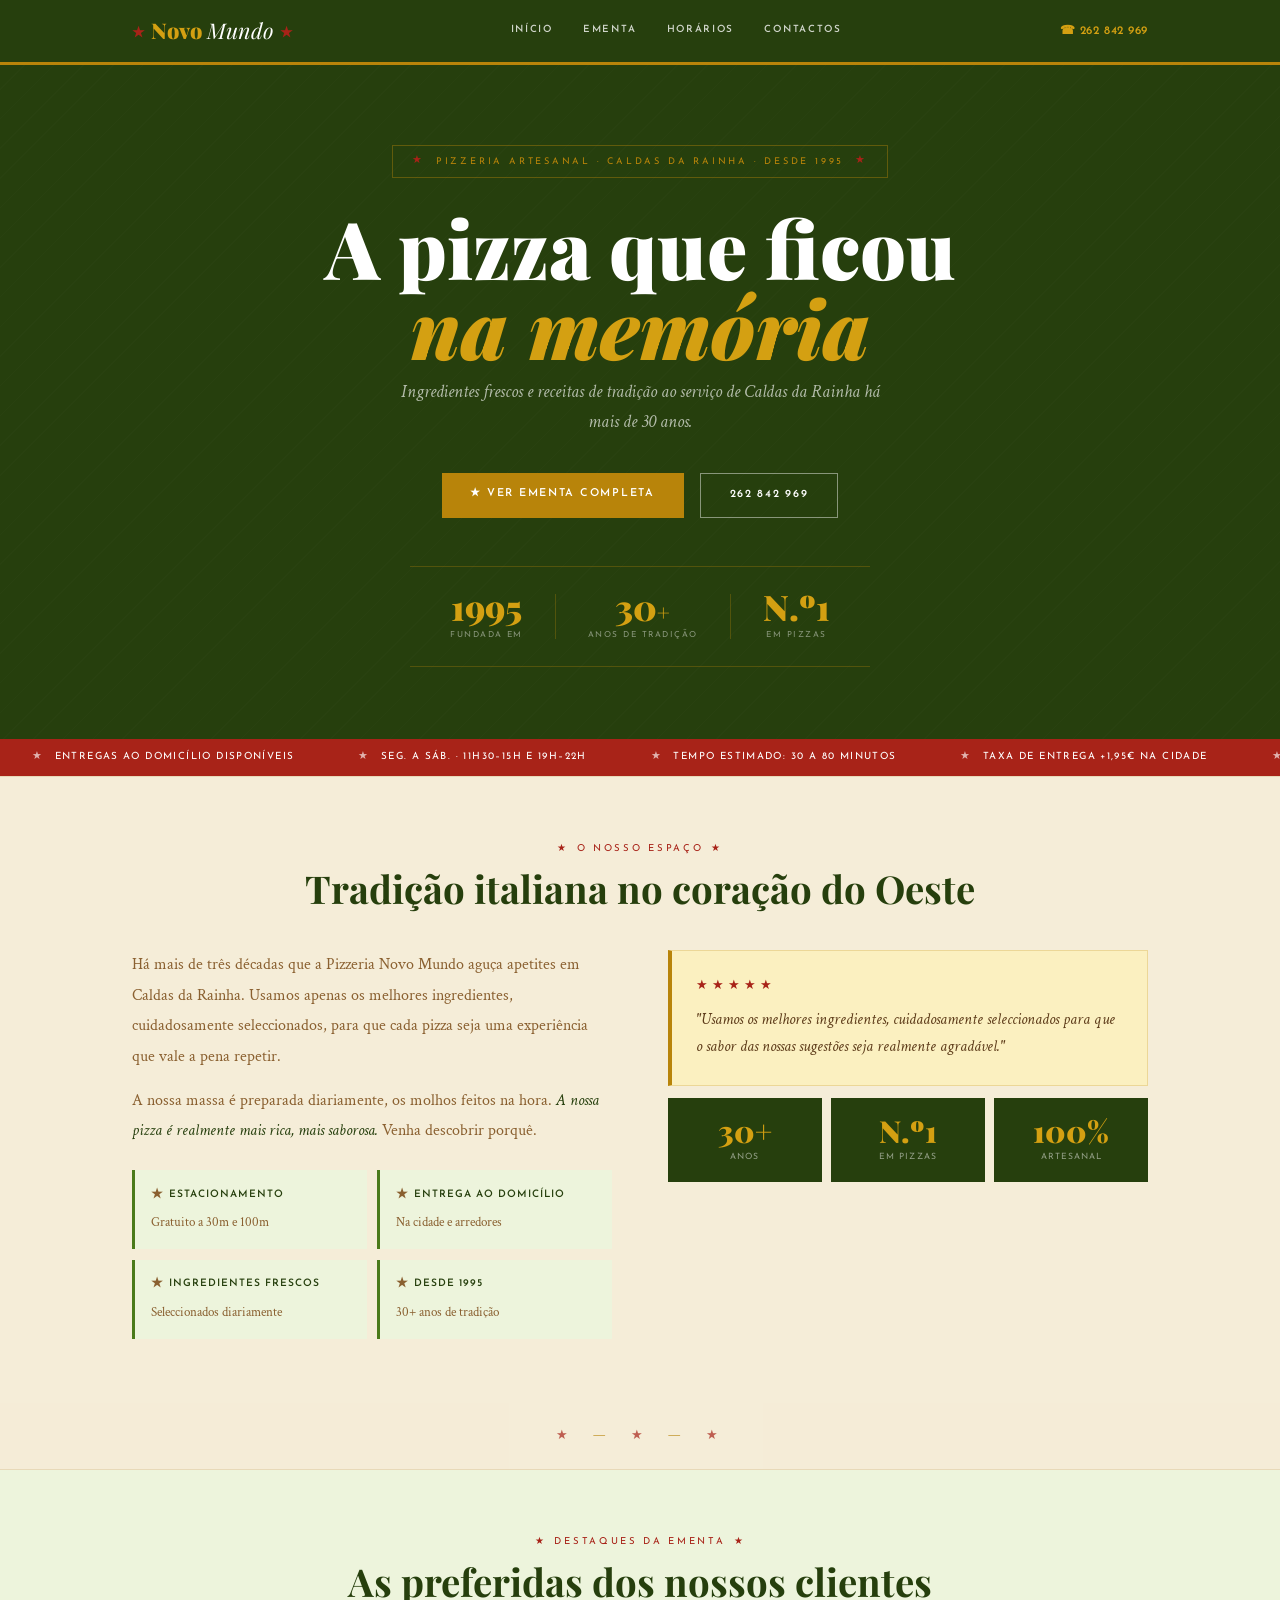
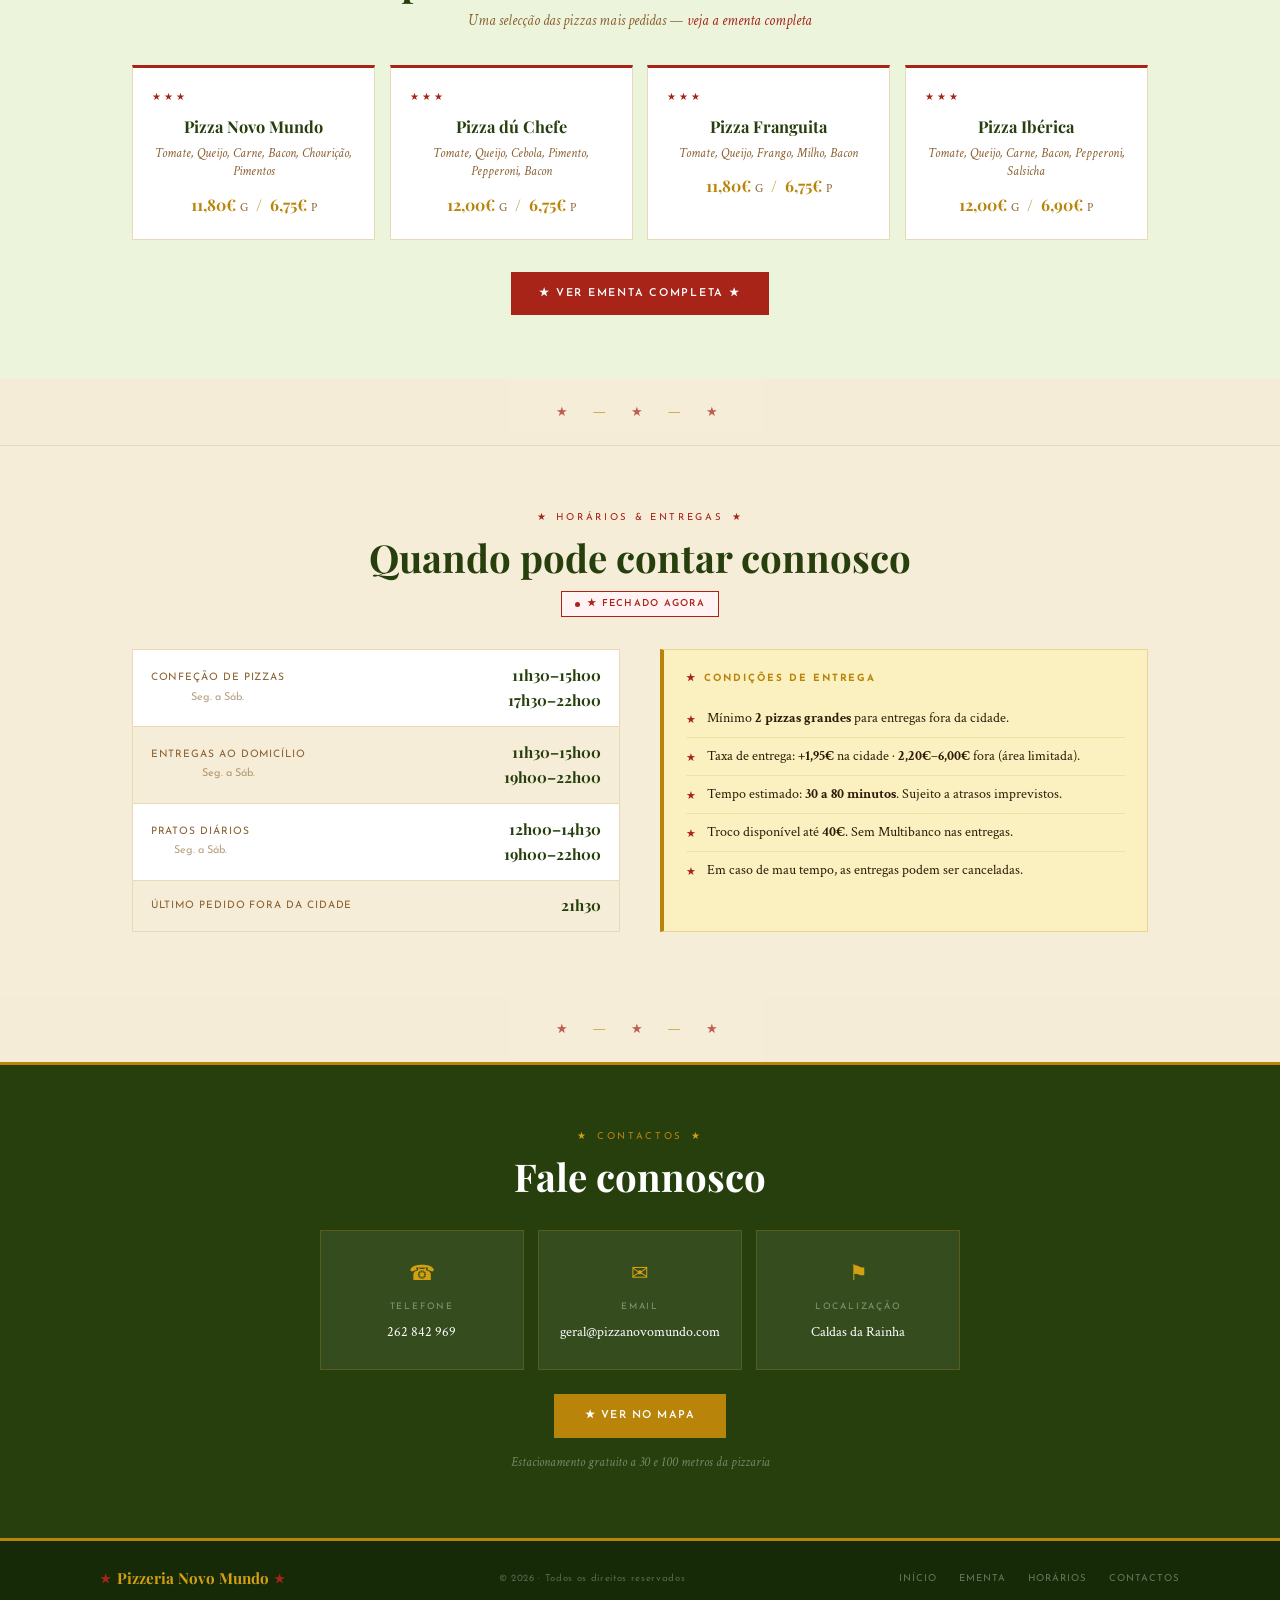
<file: index.html>
<!DOCTYPE html>
<html lang="pt">
<head>
  <meta charset="UTF-8">
  <meta name="viewport" content="width=device-width, initial-scale=1.0">
  <meta name="description" content="Pizzeria Novo Mundo — Caldas da Rainha. Pizzas artesanais, entregas ao domicílio, desde 1995.">
  <title>Pizzeria Novo Mundo — Caldas da Rainha</title>
  <link rel="stylesheet" href="style.css">
</head>
<body>

<!-- ══ NAV ══ -->
<nav>
  <div class="nav-w">
    <a href="index.html" class="logo">
      <span class="sr">&#9733;</span> Novo<em>Mundo</em> <span class="sr">&#9733;</span>
    </a>
    <button class="hbg" id="hbg" aria-label="Menu"><span></span><span></span><span></span></button>
    <ul class="nav-links" id="navMenu">
      <li><a href="index.html" class="act">Início</a></li>
      <li><a href="ementa.html">Ementa</a></li>
      <li><a href="#horarios">Horários</a></li>
      <li><a href="#contactos">Contactos</a></li>
    </ul>
    <span class="nav-tel">&#9742; 262 842 969</span>
  </div>
</nav>

<!-- ══ HERO ══ -->
<section class="hero">
  <div class="wrap hero-in">
    <div class="hero-badge">
      <span class="sr">&#9733;</span>
      Pizzeria Artesanal &middot; Caldas da Rainha &middot; Desde 1995
      <span class="sr">&#9733;</span>
    </div>
    <h1>A pizza que ficou<br><em>na memória</em></h1>
    <p class="hero-sub">Ingredientes frescos e receitas de tradição ao serviço de Caldas da Rainha há mais de 30 anos.</p>
    <div class="hero-btns">
      <a href="ementa.html" class="btn btn-am">&#9733; Ver Ementa Completa</a>
      <a href="tel:262842969" class="btn btn-borda">262 842 969</a>
    </div>
    <div class="hero-med">
      <div class="med-item">
        <div class="med-num">1995</div>
        <div class="med-lbl">Fundada em</div>
      </div>
      <div class="med-sep"></div>
      <div class="med-item">
        <div class="med-num">30<span class="med-num-sm">+</span></div>
        <div class="med-lbl">Anos de Tradição</div>
      </div>
      <div class="med-sep"></div>
      <div class="med-item">
        <div class="med-num">N.&#186;1</div>
        <div class="med-lbl">em Pizzas</div>
      </div>
    </div>
  </div>
</section>

<!-- ══ TICKER ══ -->
<div class="ticker">
  <div class="t-track">
    <span class="t-item"><span class="sr">&#9733;</span> Entregas ao domicílio disponíveis</span>
    <span class="t-item"><span class="sr">&#9733;</span> Seg. a Sáb. &middot; 11h30–15h e 19h–22h</span>
    <span class="t-item"><span class="sr">&#9733;</span> Tempo estimado: 30 a 80 minutos</span>
    <span class="t-item"><span class="sr">&#9733;</span> Taxa de entrega +1,95€ na cidade</span>
    <span class="t-item"><span class="sr">&#9733;</span> Não fazemos pizza de massa alta</span>
    <span class="t-item"><span class="sr">&#9733;</span> Estacionamento gratuito a 30m</span>
    <span class="t-item"><span class="sr">&#9733;</span> Entregas ao domicílio disponíveis</span>
    <span class="t-item"><span class="sr">&#9733;</span> Seg. a Sáb. &middot; 11h30–15h e 19h–22h</span>
    <span class="t-item"><span class="sr">&#9733;</span> Tempo estimado: 30 a 80 minutos</span>
    <span class="t-item"><span class="sr">&#9733;</span> Taxa de entrega +1,95€ na cidade</span>
    <span class="t-item"><span class="sr">&#9733;</span> Não fazemos pizza de massa alta</span>
    <span class="t-item"><span class="sr">&#9733;</span> Estacionamento gratuito a 30m</span>
  </div>
</div>

<!-- ══ SOBRE NÓS ══ -->
<section class="sobre-sec">
  <div class="wrap tc">
    <div class="stag"><span class="sr">&#9733;</span> O Nosso Espaço <span class="sr">&#9733;</span></div>
    <h2 class="stitle">Tradição italiana no coração do Oeste</h2>
  </div>
  <div class="wrap">
    <div class="sobre-grid">
      <div class="sobre-txt">
        <p>Há mais de três décadas que a Pizzeria Novo Mundo aguça apetites em Caldas da Rainha. Usamos apenas os melhores ingredientes, cuidadosamente seleccionados, para que cada pizza seja uma experiência que vale a pena repetir.</p>
        <p>A nossa massa é preparada diariamente, os molhos feitos na hora. <em>A nossa pizza é realmente mais rica, mais saborosa.</em> Venha descobrir porquê.</p>
        <div class="feats">
          <div class="feat"><strong><span class="sr">&#9733;</span> Estacionamento</strong><span>Gratuito a 30m e 100m</span></div>
          <div class="feat"><strong><span class="sr">&#9733;</span> Entrega ao domicílio</strong><span>Na cidade e arredores</span></div>
          <div class="feat"><strong><span class="sr">&#9733;</span> Ingredientes frescos</strong><span>Seleccionados diariamente</span></div>
          <div class="feat"><strong><span class="sr">&#9733;</span> Desde 1995</strong><span>30+ anos de tradição</span></div>
        </div>
      </div>
      <div class="sobre-box">
        <div class="cit-box">
          <div class="cit-stars"><span class="sr">&#9733;</span><span class="sr">&#9733;</span><span class="sr">&#9733;</span><span class="sr">&#9733;</span><span class="sr">&#9733;</span></div>
          <blockquote>"Usamos os melhores ingredientes, cuidadosamente seleccionados para que o sabor das nossas sugestões seja realmente agradável."</blockquote>
        </div>
        <div class="stats-row">
          <div class="stat"><div class="stat-n">30+</div><div class="stat-l">Anos</div></div>
          <div class="stat"><div class="stat-n">N.&#186;1</div><div class="stat-l">em Pizzas</div></div>
          <div class="stat"><div class="stat-n">100%</div><div class="stat-l">Artesanal</div></div>
        </div>
      </div>
    </div>
  </div>
</section>

<!-- ══ DIVISOR ══ -->
<div class="divider"><span class="sr">&#9733;</span>&nbsp;&mdash;&nbsp;<span class="sr">&#9733;</span>&nbsp;&mdash;&nbsp;<span class="sr">&#9733;</span></div>

<!-- ══ DESTAQUES ══ -->
<section class="dest-sec">
  <div class="wrap tc">
    <div class="stag"><span class="sr">&#9733;</span> Destaques da Ementa <span class="sr">&#9733;</span></div>
    <h2 class="stitle">As preferidas dos nossos clientes</h2>
    <p class="dest-intro">Uma selecção das pizzas mais pedidas &mdash; <a href="ementa.html">veja a ementa completa</a></p>
    <div class="dest-grid">
      <div class="dest-card">
        <div class="dc-stars"><span class="sr">&#9733;</span><span class="sr">&#9733;</span><span class="sr">&#9733;</span></div>
        <div class="dc-nome">Pizza Novo Mundo</div>
        <div class="dc-ing">Tomate, Queijo, Carne, Bacon, Chourição, Pimentos</div>
        <div class="dc-preco">11,80€ <span>G</span> &nbsp;/&nbsp; 6,75€ <span>P</span></div>
      </div>
      <div class="dest-card">
        <div class="dc-stars"><span class="sr">&#9733;</span><span class="sr">&#9733;</span><span class="sr">&#9733;</span></div>
        <div class="dc-nome">Pizza dú Chefe</div>
        <div class="dc-ing">Tomate, Queijo, Cebola, Pimento, Pepperoni, Bacon</div>
        <div class="dc-preco">12,00€ <span>G</span> &nbsp;/&nbsp; 6,75€ <span>P</span></div>
      </div>
      <div class="dest-card">
        <div class="dc-stars"><span class="sr">&#9733;</span><span class="sr">&#9733;</span><span class="sr">&#9733;</span></div>
        <div class="dc-nome">Pizza Franguita</div>
        <div class="dc-ing">Tomate, Queijo, Frango, Milho, Bacon</div>
        <div class="dc-preco">11,80€ <span>G</span> &nbsp;/&nbsp; 6,75€ <span>P</span></div>
      </div>
      <div class="dest-card">
        <div class="dc-stars"><span class="sr">&#9733;</span><span class="sr">&#9733;</span><span class="sr">&#9733;</span></div>
        <div class="dc-nome">Pizza Ibérica</div>
        <div class="dc-ing">Tomate, Queijo, Carne, Bacon, Pepperoni, Salsicha</div>
        <div class="dc-preco">12,00€ <span>G</span> &nbsp;/&nbsp; 6,90€ <span>P</span></div>
      </div>
    </div>
    <a href="ementa.html" class="btn btn-r">&#9733; Ver Ementa Completa &#9733;</a>
  </div>
</section>

<!-- ══ DIVISOR ══ -->
<div class="divider"><span class="sr">&#9733;</span>&nbsp;&mdash;&nbsp;<span class="sr">&#9733;</span>&nbsp;&mdash;&nbsp;<span class="sr">&#9733;</span></div>

<!-- ══ HORÁRIOS ══ -->
<section class="hora-sec" id="horarios">
  <div class="wrap tc">
    <div class="stag"><span class="sr">&#9733;</span> Horários &amp; Entregas <span class="sr">&#9733;</span></div>
    <h2 class="stitle">Quando pode contar connosco</h2>
    <div id="statusPill"></div>
    <div class="hora-grid">
      <div class="hora-table">
        <div class="hora-row">
          <div><div class="hora-nome">Confeção de Pizzas</div><span class="hora-sub">Seg. a Sáb.</span></div>
          <div class="hora-h">11h30–15h00<br>17h30–22h00</div>
        </div>
        <div class="hora-row">
          <div><div class="hora-nome">Entregas ao Domicílio</div><span class="hora-sub">Seg. a Sáb.</span></div>
          <div class="hora-h">11h30–15h00<br>19h00–22h00</div>
        </div>
        <div class="hora-row">
          <div><div class="hora-nome">Pratos Diários</div><span class="hora-sub">Seg. a Sáb.</span></div>
          <div class="hora-h">12h00–14h30<br>19h00–22h00</div>
        </div>
        <div class="hora-row">
          <div><div class="hora-nome">Último pedido fora da cidade</div></div>
          <div class="hora-h">21h30</div>
        </div>
      </div>
      <div class="regras-box">
        <h4><span class="sr">&#9733;</span> Condições de Entrega</h4>
        <div class="regra"><span class="sr">&#9733;</span><span>Mínimo <strong>2 pizzas grandes</strong> para entregas fora da cidade.</span></div>
        <div class="regra"><span class="sr">&#9733;</span><span>Taxa de entrega: <strong>+1,95€</strong> na cidade &middot; <strong>2,20€–6,00€</strong> fora (área limitada).</span></div>
        <div class="regra"><span class="sr">&#9733;</span><span>Tempo estimado: <strong>30 a 80 minutos</strong>. Sujeito a atrasos imprevistos.</span></div>
        <div class="regra"><span class="sr">&#9733;</span><span>Troco disponível até <strong>40€</strong>. Sem Multibanco nas entregas.</span></div>
        <div class="regra"><span class="sr">&#9733;</span><span>Em caso de mau tempo, as entregas podem ser canceladas.</span></div>
      </div>
    </div>
  </div>
</section>

<!-- ══ DIVISOR ══ -->
<div class="divider"><span class="sr">&#9733;</span>&nbsp;&mdash;&nbsp;<span class="sr">&#9733;</span>&nbsp;&mdash;&nbsp;<span class="sr">&#9733;</span></div>

<!-- ══ CONTACTOS ══ -->
<section class="cont-sec" id="contactos">
  <div class="wrap tc">
    <div class="stag"><span class="sg">&#9733;</span> Contactos <span class="sg">&#9733;</span></div>
    <h2 class="stitle stitle-w">Fale connosco</h2>
    <div class="cont-cards">
      <div class="cc"><span class="cc-ico">&#9742;</span><label>Telefone</label><p><a href="tel:262842969">262 842 969</a></p></div>
      <div class="cc"><span class="cc-ico">&#9993;</span><label>Email</label><p><a href="mailto:geral@pizzanovomundo.com">geral@pizzanovomundo.com</a></p></div>
      <div class="cc"><span class="cc-ico">&#9873;</span><label>Localização</label><p>Caldas da Rainha</p></div>
    </div>
    <a href="https://maps.google.com/?q=Pizzeria+Novo+Mundo+Caldas+da+Rainha" target="_blank" rel="noopener" class="map-a">&#9733; Ver no Mapa</a>
    <p class="park-nota">Estacionamento gratuito a 30 e 100 metros da pizzaria</p>
  </div>
</section>

<!-- ══ FOOTER ══ -->
<footer>
  <div class="footer-w">
    <a href="index.html" class="f-logo"><span class="sr">&#9733;</span> Pizzeria Novo Mundo <span class="sr">&#9733;</span></a>
    <div class="f-copy">&copy; 2026 &middot; Todos os direitos reservados</div>
    <div class="f-links">
      <a href="index.html" class="act">Início</a>
      <a href="ementa.html">Ementa</a>
      <a href="#horarios">Horários</a>
      <a href="#contactos">Contactos</a>
    </div>
  </div>
</footer>

<script src="script.js"></script>
</body>
</html>
</file>
<file: style.css>
@import url('https://fonts.googleapis.com/css2?family=Playfair+Display:ital,wght@0,400;0,700;0,900;1,400;1,700&family=Crimson+Text:ital,wght@0,400;0,600;1,400;1,600&family=Josefin+Sans:wght@300;400;600&display=swap');

/* ==============================================
   PIZZERIA NOVO MUNDO — style.css
   Todas as regras de estilo aqui. Zero CSS nos HTML.
   ============================================== */

*,*::before,*::after{margin:0;padding:0;box-sizing:border-box;}

:root{
  --v:   #263F0D;
  --vm:  #34590F;
  --vc:  #4A7A1A;
  --vbg: #EDF4DC;
  --am:  #B8840A;
  --ac:  #D4A012;
  --ap:  #FBF0C0;
  --r:   #A82318;
  --rl:  #C93328;
  --cr:  #F5EDD8;
  --crd: #E8D9B8;
  --cb:  #5C3A18;
  --cm:  #8A6030;
  --ct:  #2E1A06;
  --max: 1080px;
}

html{scroll-behavior:smooth;}

body{
  font-family:'Crimson Text',Georgia,serif;
  background:var(--cr);
  color:var(--ct);
  line-height:1.65;
  overflow-x:hidden;
  -webkit-text-size-adjust:100%;
}

/* ── CONTAINER ── */
.wrap{
  width:100%;
  max-width:var(--max);
  margin:0 auto;
  padding:0 2rem;
}

/* ── UTILITÁRIOS ── */
.tc{text-align:center;}
.sr{color:var(--r);}
.sg{color:var(--ac);}

/* ════════════════════════
   NAVEGAÇÃO
════════════════════════ */
nav{
  background:var(--v);
  border-bottom:3px solid var(--am);
  position:sticky;
  top:0;
  z-index:300;
}
.nav-w{
  max-width:var(--max);
  margin:0 auto;
  padding:0 2rem;
  display:flex;
  align-items:center;
  justify-content:space-between;
  min-height:62px;
  gap:1rem;
}
.logo{
  font-family:'Playfair Display',serif;
  font-size:1.35rem;
  font-weight:900;
  color:var(--ac);
  text-decoration:none;
  display:flex;
  align-items:center;
  gap:.35rem;
  white-space:nowrap;
  flex-shrink:0;
}
.logo em{font-style:italic;color:#fff;font-weight:400;}
.logo .sr{font-size:.85rem;}

.nav-links{
  display:flex;
  list-style:none;
  align-items:center;
}
.nav-links a{
  display:block;
  padding:.95rem .95rem;
  font-family:'Josefin Sans',sans-serif;
  font-size:.62rem;
  letter-spacing:.17em;
  text-transform:uppercase;
  font-weight:600;
  color:rgba(255,255,255,.78);
  text-decoration:none;
  border-bottom:2px solid transparent;
  transition:color .2s,border-color .2s;
  white-space:nowrap;
}
.nav-links a:hover{color:var(--ac);border-bottom-color:var(--ac);}

.nav-tel{
  font-family:'Josefin Sans',sans-serif;
  font-size:.72rem;
  color:var(--ac);
  font-weight:600;
  letter-spacing:.05em;
  white-space:nowrap;
  flex-shrink:0;
}

/* hambúrguer */
.hbg{
  display:none;
  flex-direction:column;
  gap:5px;
  background:none;
  border:none;
  cursor:pointer;
  padding:.35rem;
  flex-shrink:0;
}
.hbg span{display:block;width:23px;height:2px;background:#fff;transition:all .3s;}
.hbg.open span:nth-child(1){transform:translateY(7px) rotate(45deg);}
.hbg.open span:nth-child(2){opacity:0;}
.hbg.open span:nth-child(3){transform:translateY(-7px) rotate(-45deg);}

/* ════════════════════════
   TICKER
════════════════════════ */
.ticker{background:var(--r);padding:.6rem 0;overflow:hidden;}
.t-track{
  display:flex;
  white-space:nowrap;
  animation:rolar 38s linear infinite;
  width:max-content;
}
.t-item{
  font-family:'Josefin Sans',sans-serif;
  font-size:.62rem;
  letter-spacing:.14em;
  text-transform:uppercase;
  color:#fff;
  padding:0 2rem;
  display:flex;
  align-items:center;
  gap:.7rem;
}
.t-item .sr{color:rgba(255,255,255,.65);font-size:.7rem;}
@keyframes rolar{0%{transform:translateX(0);}100%{transform:translateX(-50%);}}

/* ════════════════════════
   DIVISOR RÚSTICO
════════════════════════ */
.divider{
  text-align:center;
  padding:1.4rem 0;
  font-size:.8rem;
  letter-spacing:.5em;
  color:var(--am);
  opacity:.7;
  background:var(--cr);
  display:flex;
  align-items:center;
  justify-content:center;
  gap:.6rem;
}

/* ════════════════════════
   ETIQUETA E TÍTULO DE SECÇÃO
════════════════════════ */
.stag{
  font-family:'Josefin Sans',sans-serif;
  font-size:.6rem;
  letter-spacing:.28em;
  text-transform:uppercase;
  color:var(--r);
  display:flex;
  align-items:center;
  justify-content:center;
  gap:.5rem;
  margin-bottom:.65rem;
}
.stitle{
  font-family:'Playfair Display',serif;
  font-size:clamp(1.7rem,3.5vw,2.4rem);
  font-weight:700;
  color:var(--v);
  line-height:1.12;
  text-align:center;
}
/* stitle branco (secção verde contactos) */
.stitle-w{color:#fff;}

/* ════════════════════════
   BOTÕES
════════════════════════ */
.btn{
  display:inline-block;
  font-family:'Josefin Sans',sans-serif;
  font-size:.68rem;
  font-weight:600;
  letter-spacing:.16em;
  text-transform:uppercase;
  text-decoration:none;
  padding:.8rem 1.8rem;
  border:none;
  cursor:pointer;
  transition:background .2s,transform .15s;
}
.btn:hover{transform:translateY(-2px);}
.btn-v  {background:var(--v); color:#fff;}
.btn-v:hover{background:var(--vm);}
.btn-am {background:var(--am);color:#fff;}
.btn-am:hover{background:var(--ac);}
.btn-r  {background:var(--r); color:#fff;}
.btn-r:hover{background:var(--rl);}
.btn-borda{background:transparent;border:1.5px solid rgba(255,255,255,.45);color:#fff;}
.btn-borda:hover{border-color:var(--ac);color:var(--ac);}

/* ════════════════════════
   STATUS PILL
════════════════════════ */
.pill{
  display:inline-flex;
  align-items:center;
  gap:.45rem;
  font-family:'Josefin Sans',sans-serif;
  font-size:.6rem;
  letter-spacing:.13em;
  text-transform:uppercase;
  font-weight:600;
  padding:.28rem .8rem;
  border:1px solid;
  margin-top:.7rem;
}
.pill.ab{color:var(--v);border-color:var(--v);background:var(--vbg);}
.pill.fe{color:var(--r);border-color:var(--r);background:#FFF3F3;}
.sdot{width:5px;height:5px;border-radius:50%;background:currentColor;animation:blink 2s infinite;}
@keyframes blink{0%,100%{opacity:1;}50%{opacity:.25;}}

/* ════════════════════════
   FOOTER
════════════════════════ */
footer{background:#172A07;border-top:3px solid var(--am);padding:1.6rem 2rem;}
.footer-w{
  max-width:var(--max);
  margin:0 auto;
  display:flex;
  align-items:center;
  justify-content:space-between;
  flex-wrap:wrap;
  gap:.8rem;
}
.f-logo{
  font-family:'Playfair Display',serif;
  font-size:.95rem;
  font-weight:700;
  color:var(--ac);
  text-decoration:none;
  display:flex;
  align-items:center;
  gap:.35rem;
}
.f-logo .sr{font-size:.75rem;}
.f-copy{font-family:'Josefin Sans',sans-serif;font-size:.6rem;letter-spacing:.07em;color:rgba(255,255,255,.28);}
.f-links{display:flex;gap:1.4rem;flex-wrap:wrap;}
.f-links a{font-family:'Josefin Sans',sans-serif;font-size:.6rem;letter-spacing:.1em;text-transform:uppercase;color:rgba(255,255,255,.35);text-decoration:none;transition:color .2s;}
.f-links a:hover{color:var(--ac);}

/* ════════════════════════════════════════
   INDEX.HTML — SECÇÕES
════════════════════════════════════════ */

/* ── HERO ── */
.hero{
  background:var(--v);
  padding:5rem 0 4.5rem;
  position:relative;
  overflow:hidden;
  text-align:center;
}
.hero::before{
  content:'';
  position:absolute;inset:0;
  background:repeating-linear-gradient(
    -45deg,transparent,transparent 20px,
    rgba(255,255,255,.013) 20px,rgba(255,255,255,.013) 21px
  );
  pointer-events:none;
}
.hero-in{position:relative;}
.hero-badge{
  display:inline-flex;
  align-items:center;
  gap:.7rem;
  font-family:'Josefin Sans',sans-serif;
  font-size:.58rem;
  letter-spacing:.3em;
  text-transform:uppercase;
  color:var(--am);
  border:1px solid rgba(184,132,10,.4);
  padding:.4rem 1.2rem;
  margin-bottom:1.8rem;
}
.hero-badge .sr{font-size:.7rem;}
.hero h1{
  font-family:'Playfair Display',serif;
  font-size:clamp(2.6rem,7vw,5rem);
  font-weight:900;
  color:#fff;
  line-height:1.0;
  margin-bottom:.6rem;
}
.hero h1 em{font-style:italic;color:var(--ac);}
.hero-sub{
  font-family:'Crimson Text',serif;
  font-style:italic;
  font-size:clamp(1rem,2vw,1.15rem);
  color:rgba(255,255,255,.65);
  margin-bottom:2.2rem;
  max-width:480px;
  margin-left:auto;
  margin-right:auto;
}
.hero-btns{
  display:flex;
  justify-content:center;
  gap:1rem;
  flex-wrap:wrap;
  margin-bottom:3rem;
}
.hero-med{
  display:inline-flex;
  align-items:center;
  justify-content:center;
  gap:2rem;
  margin:0 auto;
  padding:1.4rem 2.5rem;
  border-top:1px solid rgba(184,132,10,.3);
  border-bottom:1px solid rgba(184,132,10,.3);
  flex-wrap:wrap;
}
.med-item{text-align:center;}
.med-num{
  font-family:'Playfair Display',serif;
  font-size:2.2rem;
  font-weight:900;
  color:var(--ac);
  line-height:1;
}
.med-num-sm{font-size:1.4rem;}
.med-lbl{
  font-family:'Josefin Sans',sans-serif;
  font-size:.52rem;
  letter-spacing:.18em;
  text-transform:uppercase;
  color:rgba(255,255,255,.45);
  margin-top:.3rem;
}
.med-sep{width:1px;height:45px;background:rgba(184,132,10,.3);}

/* ── SOBRE NÓS ── */
.sobre-sec{background:var(--cr);border-top:1px solid var(--crd);padding:4rem 0;}
.sobre-grid{
  display:grid;
  grid-template-columns:1fr 1fr;
  gap:3.5rem;
  align-items:start;
  margin-top:2.5rem;
}
.sobre-txt p{font-size:1rem;color:var(--cm);line-height:1.9;margin-bottom:.85rem;}
.sobre-txt p em{color:var(--v);font-style:italic;}
.feats{display:grid;grid-template-columns:1fr 1fr;gap:.65rem;margin-top:1.5rem;}
.feat{background:var(--vbg);border-left:3px solid var(--vc);padding:.85rem 1rem;}
.feat strong{
  display:flex;align-items:center;gap:.3rem;
  font-family:'Josefin Sans',sans-serif;font-size:.64rem;letter-spacing:.1em;text-transform:uppercase;
  color:var(--v);font-weight:600;margin-bottom:.2rem;
}
.feat span{font-size:.84rem;color:var(--cm);}
.sobre-box{display:flex;flex-direction:column;gap:.8rem;}
.cit-box{background:var(--ap);border:1px solid rgba(184,132,10,.22);border-left:4px solid var(--am);padding:1.5rem;}
.cit-stars{display:flex;gap:.25rem;margin-bottom:.6rem;}
.cit-stars .sr{font-size:.8rem;}
.cit-box blockquote{font-style:italic;font-size:1rem;color:var(--cb);line-height:1.7;}
.stats-row{display:grid;grid-template-columns:repeat(3,1fr);gap:.6rem;}
.stat{background:var(--v);padding:1.1rem .7rem;text-align:center;}
.stat-n{font-family:'Playfair Display',serif;font-size:1.9rem;font-weight:900;color:var(--ac);line-height:1;}
.stat-l{font-family:'Josefin Sans',sans-serif;font-size:.54rem;letter-spacing:.12em;text-transform:uppercase;color:rgba(255,255,255,.5);margin-top:.25rem;}

/* ── DESTAQUES ── */
.dest-sec{background:var(--vbg);border-top:1px solid var(--crd);padding:4rem 0;}
.dest-intro{font-style:italic;font-size:.92rem;color:var(--cm);margin-top:.4rem;text-align:center;}
.dest-intro a{color:var(--r);text-decoration:none;}
.dest-intro a:hover{text-decoration:underline;}
.dest-grid{display:grid;grid-template-columns:repeat(auto-fill,minmax(220px,1fr));gap:.9rem;margin:2rem 0;}
.dest-card{background:#fff;border:1px solid var(--crd);border-top:3px solid var(--r);padding:1.3rem 1.2rem;transition:transform .2s,box-shadow .2s;}
.dest-card:hover{transform:translateY(-3px);box-shadow:0 6px 20px rgba(0,0,0,.07);}
.dc-stars{display:flex;gap:.18rem;margin-bottom:.4rem;}
.dc-stars .sr{font-size:.65rem;}
.dc-nome{font-family:'Playfair Display',serif;font-size:1.02rem;font-weight:700;color:var(--v);margin-bottom:.3rem;}
.dc-ing{font-size:.82rem;color:var(--cm);font-style:italic;line-height:1.4;margin-bottom:.65rem;}
.dc-preco{font-family:'Playfair Display',serif;font-size:1rem;font-weight:700;color:var(--am);}
.dc-preco span{font-size:.75rem;color:var(--cm);font-weight:400;font-family:'Crimson Text',serif;}

/* ── HORÁRIOS ── */
.hora-sec{background:var(--cr);border-top:1px solid var(--crd);padding:4rem 0;}
.hora-grid{display:grid;grid-template-columns:1fr 1fr;gap:2.5rem;margin-top:2rem;}
.hora-table{border:1px solid var(--crd);}
.hora-row{display:flex;justify-content:space-between;align-items:center;padding:.8rem 1.1rem;border-bottom:1px solid var(--crd);gap:1rem;}
.hora-row:last-child{border-bottom:none;}
.hora-row:nth-child(odd){background:#fff;}
.hora-nome{font-family:'Josefin Sans',sans-serif;font-size:.64rem;letter-spacing:.09em;text-transform:uppercase;color:var(--cm);}
.hora-sub{font-size:.68rem;color:var(--cm);opacity:.6;display:block;margin-top:.1rem;font-family:'Josefin Sans',sans-serif;}
.hora-h{font-family:'Playfair Display',serif;font-size:.95rem;font-weight:700;color:var(--v);text-align:right;white-space:nowrap;}
.regras-box{background:var(--ap);border:1px solid rgba(184,132,10,.25);border-left:4px solid var(--am);padding:1.3rem 1.4rem;}
.regras-box h4{font-family:'Josefin Sans',sans-serif;font-size:.62rem;letter-spacing:.2em;text-transform:uppercase;color:var(--am);margin-bottom:.75rem;display:flex;align-items:center;gap:.4rem;}
.regra{display:flex;gap:.65rem;align-items:flex-start;padding:.5rem 0;border-bottom:1px solid rgba(184,132,10,.15);font-size:.88rem;color:var(--ct);line-height:1.5;}
.regra:last-child{border-bottom:none;}
.regra .sr{font-size:.7rem;margin-top:4px;flex-shrink:0;}

/* ── CONTACTOS ── */
.cont-sec{background:var(--v);border-top:3px solid var(--am);padding:4rem 0;}
.cont-sec .stag{color:var(--am);}
.cont-cards{display:grid;grid-template-columns:repeat(3,1fr);gap:.9rem;max-width:640px;margin:2rem auto 0;}
.cc{background:rgba(255,255,255,.07);border:1px solid rgba(212,160,23,.2);padding:1.6rem 1rem;text-align:center;transition:background .2s;}
.cc:hover{background:rgba(255,255,255,.12);}
.cc-ico{font-size:1.3rem;color:var(--ac);display:block;margin-bottom:.55rem;}
.cc label{display:block;font-family:'Josefin Sans',sans-serif;font-size:.56rem;letter-spacing:.2em;text-transform:uppercase;color:rgba(255,255,255,.4);margin-bottom:.3rem;}
.cc p,.cc a{font-size:.9rem;color:#fff;text-decoration:none;}
.cc a:hover{color:var(--ac);}
.map-a{display:inline-block;margin-top:1.5rem;background:var(--am);color:#fff;padding:.8rem 1.9rem;font-family:'Josefin Sans',sans-serif;font-size:.68rem;font-weight:600;letter-spacing:.14em;text-transform:uppercase;text-decoration:none;transition:background .2s;}
.map-a:hover{background:var(--ac);}
.park-nota{margin-top:.9rem;font-size:.82rem;color:rgba(255,255,255,.38);font-style:italic;text-align:center;}

/* ════════════════════════════════════════
   EMENTA.HTML — SECÇÕES
════════════════════════════════════════ */

/* ── HERO DA EMENTA ── */
.eh{background:var(--v);padding:3.5rem 0 3rem;text-align:center;position:relative;overflow:hidden;}
.eh::before{content:'';position:absolute;inset:0;background:repeating-linear-gradient(-45deg,transparent,transparent 20px,rgba(255,255,255,.013) 20px,rgba(255,255,255,.013) 21px);pointer-events:none;}
.eh-in{position:relative;}
.eh-stars{display:flex;justify-content:center;gap:.3rem;margin-bottom:.65rem;}
.eh-stars .sr{font-size:1rem;}
.eh-badge{font-family:'Josefin Sans',sans-serif;font-size:.58rem;letter-spacing:.27em;text-transform:uppercase;color:var(--am);margin-bottom:.9rem;display:flex;align-items:center;justify-content:center;gap:.7rem;}
.eh h1{font-family:'Playfair Display',serif;font-size:clamp(2rem,5vw,3.2rem);font-weight:900;color:#fff;line-height:1.08;margin-bottom:.5rem;}
.eh h1 em{font-style:italic;color:var(--ac);}
.eh p{color:rgba(255,255,255,.58);font-style:italic;font-size:.95rem;}

/* ── NAV CATEGORIAS ── */
.cat-nav{background:var(--crd);border-bottom:3px solid var(--am);position:sticky;top:62px;z-index:100;overflow-x:auto;-webkit-overflow-scrolling:touch;}
.cat-nav-in{display:flex;max-width:var(--max);margin:0 auto;padding:0 1rem;width:max-content;min-width:100%;}
.cat-btn{padding:.85rem 1.05rem;font-family:'Josefin Sans',sans-serif;font-size:.6rem;letter-spacing:.13em;text-transform:uppercase;font-weight:600;color:var(--cm);background:transparent;border:none;border-bottom:3px solid transparent;cursor:pointer;white-space:nowrap;transition:color .2s,border-color .2s;margin-bottom:-3px;}
.cat-btn:hover{color:var(--v);}
.cat-btn.act{color:var(--r);border-bottom-color:var(--r);}

/* ── SECÇÕES ── */
.esec{padding:3rem 0;border-top:1px solid var(--crd);}
.esec.alt{background:var(--vbg);}
.esec-head{margin-bottom:1.4rem;text-align:center;}
.esec-title{font-family:'Playfair Display',serif;font-size:clamp(1.4rem,3vw,1.75rem);font-weight:700;color:var(--v);display:flex;align-items:center;justify-content:center;gap:.6rem;margin-bottom:.2rem;}
.esec-rule{width:100%;height:1px;background:linear-gradient(to right,transparent,var(--am),transparent);opacity:.45;margin-top:.5rem;}
.esec-sub{font-size:.85rem;color:var(--cm);font-style:italic;text-align:center;margin-top:.3rem;}
.size-tag{display:inline-flex;align-items:center;gap:.5rem;background:var(--v);color:var(--ac);font-family:'Josefin Sans',sans-serif;font-size:.59rem;letter-spacing:.12em;text-transform:uppercase;padding:.4rem .95rem;margin-bottom:1.2rem;}

/* ── GRELHA ITEMS ── */
.egrid{display:grid;grid-template-columns:repeat(auto-fill,minmax(240px,1fr));gap:1px;border:1px solid var(--crd);background:var(--crd);}
.eitem{background:#fff;padding:1.1rem 1.25rem;position:relative;transition:background .18s;}
.eitem:hover{background:var(--ap);}
.ei-stars{display:flex;gap:.15rem;margin-bottom:.3rem;}
.ei-stars .sr{font-size:.6rem;}
.ei-nome{font-family:'Playfair Display',serif;font-size:1rem;font-weight:700;color:var(--v);margin-bottom:.25rem;}
.ei-ing{font-size:.83rem;color:var(--cm);font-style:italic;line-height:1.42;margin-bottom:.6rem;}
.ei-nota{font-size:.72rem;color:var(--r);font-family:'Josefin Sans',sans-serif;letter-spacing:.04em;margin-bottom:.4rem;}
.ei-preco{font-family:'Playfair Display',serif;font-size:1.02rem;font-weight:700;color:var(--am);}
.ei-preco span{font-size:.76rem;color:var(--cm);font-weight:400;font-family:'Crimson Text',serif;}
.ebadge{position:absolute;top:.7rem;right:.8rem;font-family:'Josefin Sans',sans-serif;font-size:.53rem;letter-spacing:.08em;text-transform:uppercase;padding:.16rem .52rem;border:1px solid;font-weight:600;}
.ebadge.veg{color:#336612;border-color:#336612;background:#EBF5DC;}
.ebadge.esp{color:var(--r);border-color:var(--r);background:#FFF3F2;}
.ebadge.sog{color:var(--am);border-color:var(--am);background:var(--ap);}

/* ── BEBIDAS ── */
.bgrid{display:grid;grid-template-columns:repeat(auto-fill,minmax(200px,1fr));gap:1px;border:1px solid var(--crd);background:var(--crd);}
.bitem{background:#fff;padding:.8rem 1.1rem;display:flex;justify-content:space-between;align-items:center;transition:background .18s;gap:.5rem;}
.bitem:hover{background:var(--ap);}
.bitem-n{font-size:.93rem;color:var(--ct);display:flex;align-items:center;gap:.4rem;}
.bitem-n .sr{font-size:.6rem;}
.bitem-p{font-family:'Playfair Display',serif;font-size:.98rem;font-weight:700;color:var(--am);white-space:nowrap;}

/* ── NOTAS ── */
.notas-sec{padding:2rem 0 3rem;}
.notas-box{background:var(--ap);border:1px solid rgba(184,132,10,.25);border-left:4px solid var(--am);padding:1.4rem 1.6rem;}
.notas-box h4{font-family:'Josefin Sans',sans-serif;font-size:.62rem;letter-spacing:.22em;text-transform:uppercase;color:var(--am);margin-bottom:.8rem;display:flex;align-items:center;gap:.4rem;}
.nota{display:flex;gap:.65rem;align-items:flex-start;font-size:.88rem;color:var(--cb);line-height:1.55;padding:.45rem 0;border-bottom:1px solid rgba(184,132,10,.15);}
.nota:last-child{border-bottom:none;}
.nota .sr{font-size:.72rem;margin-top:4px;flex-shrink:0;}

/* ════════════════════════════════════════
   RESPONSIVE
════════════════════════════════════════ */
@media(max-width:768px){
  .hbg{display:flex;}
  .nav-links{
    display:none;flex-direction:column;
    position:absolute;top:100%;left:0;right:0;
    background:var(--v);
    border-top:1px solid rgba(255,255,255,.08);
    z-index:400;padding:.4rem 0 .8rem;
  }
  .nav-links.open{display:flex;}
  .nav-links a{padding:.85rem 1.6rem;border-bottom:none;border-left:2px solid transparent;font-size:.7rem;}
  .nav-links a:hover{border-bottom:none;border-left-color:var(--ac);}
  .nav-links a.act{border-left-color:transparent;}
  .nav-tel{display:none;}
}

@media(max-width:820px){
  .sobre-grid{grid-template-columns:1fr;gap:2rem;}
  .hora-grid{grid-template-columns:1fr;gap:1.8rem;}
  .cont-cards{grid-template-columns:1fr;max-width:300px;}
  .hero{padding:3.5rem 0 3rem;}
}

@media(max-width:580px){
  .dest-grid{grid-template-columns:1fr;}
  .feats{grid-template-columns:1fr;}
  .med-sep{display:none;}
  .hero-med{gap:1.5rem;}
  .hora-row{flex-direction:column;align-items:flex-start;gap:.2rem;}
  .hora-h{text-align:left;}
  .cont-cards{grid-template-columns:1fr 1fr;max-width:100%;}
  .egrid{grid-template-columns:1fr;}
  .bgrid{grid-template-columns:1fr;}
  .ebadge{position:static;display:inline-block;margin-bottom:.4rem;}
}

@media(max-width:500px){
  .wrap{padding:0 1.1rem;}
  .f-copy{display:none;}
  .footer-w{justify-content:center;text-align:center;}
  .f-links{justify-content:center;}
}

@media(max-width:380px){
  .cont-cards{grid-template-columns:1fr;}
  .stats-row{grid-template-columns:1fr;}
  .cat-btn{padding:.75rem .75rem;font-size:.56rem;}
}
</file>
